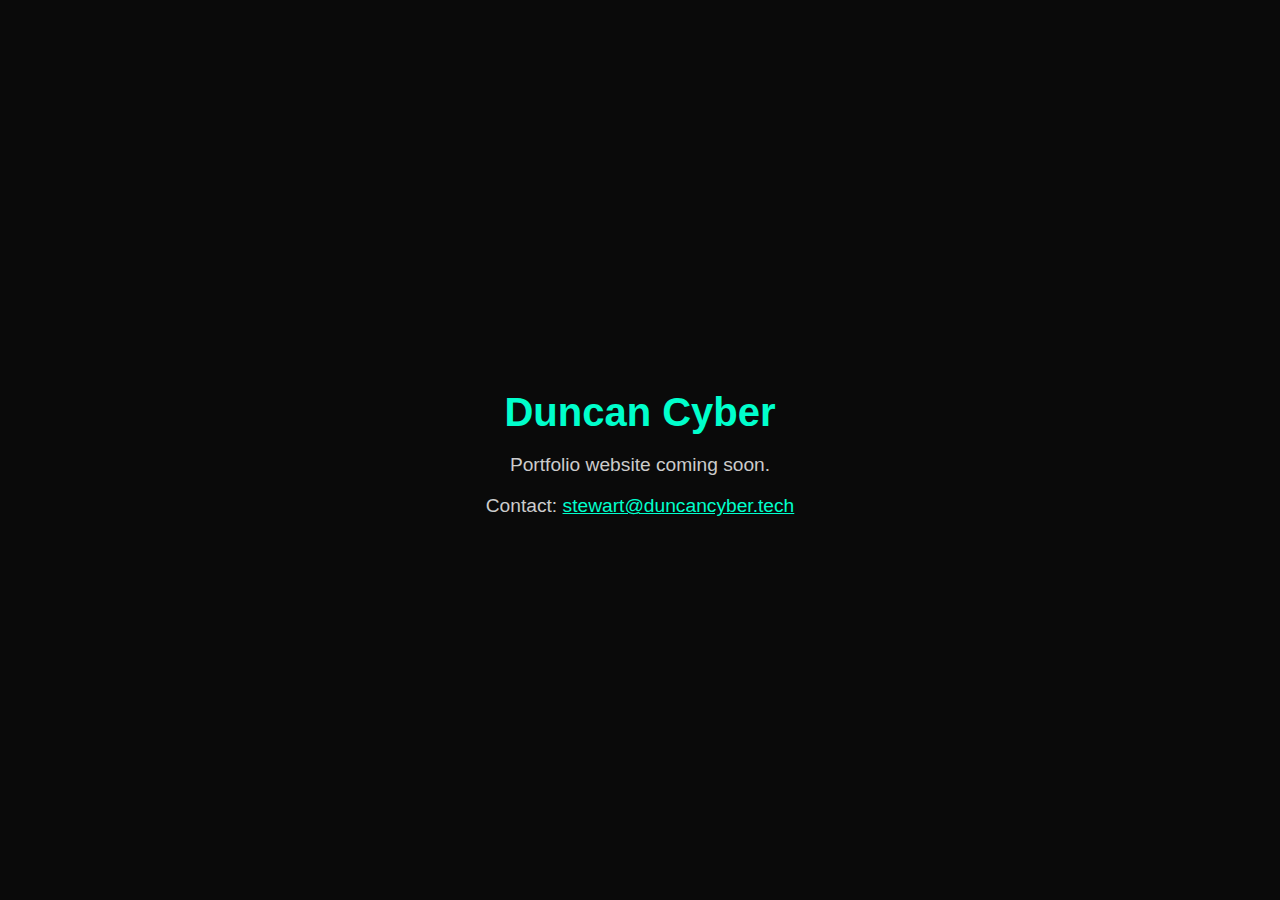
<file: index.html>
<!DOCTYPE html>
<html lang="en">
<head>
  <meta charset="UTF-8">
  <meta name="viewport" content="width=device-width, initial-scale=1.0">
  <title>Duncan Cyber</title>
  <style>
    body {
      font-family: Arial, sans-serif;
      background-color: #0a0a0a;
      color: #f2f2f2;
      display: flex;
      justify-content: center;
      align-items: center;
      height: 100vh;
      text-align: center;
      margin: 0;
    }
    h1 {
      font-size: 2.5rem;
      margin-bottom: 10px;
      color: #00ffcc;
    }
    p {
      font-size: 1.2rem;
      color: #cccccc;
    }
  </style>
</head>
<body>
  <div>
    <h1>Duncan Cyber</h1>
    <p>Portfolio website coming soon.</p>
    <p>Contact: <a href="mailto:stewart@duncancyber.tech" style="color:#00ffcc;">stewart@duncancyber.tech</a></p>
  </div>
</body>
</html>
</file>
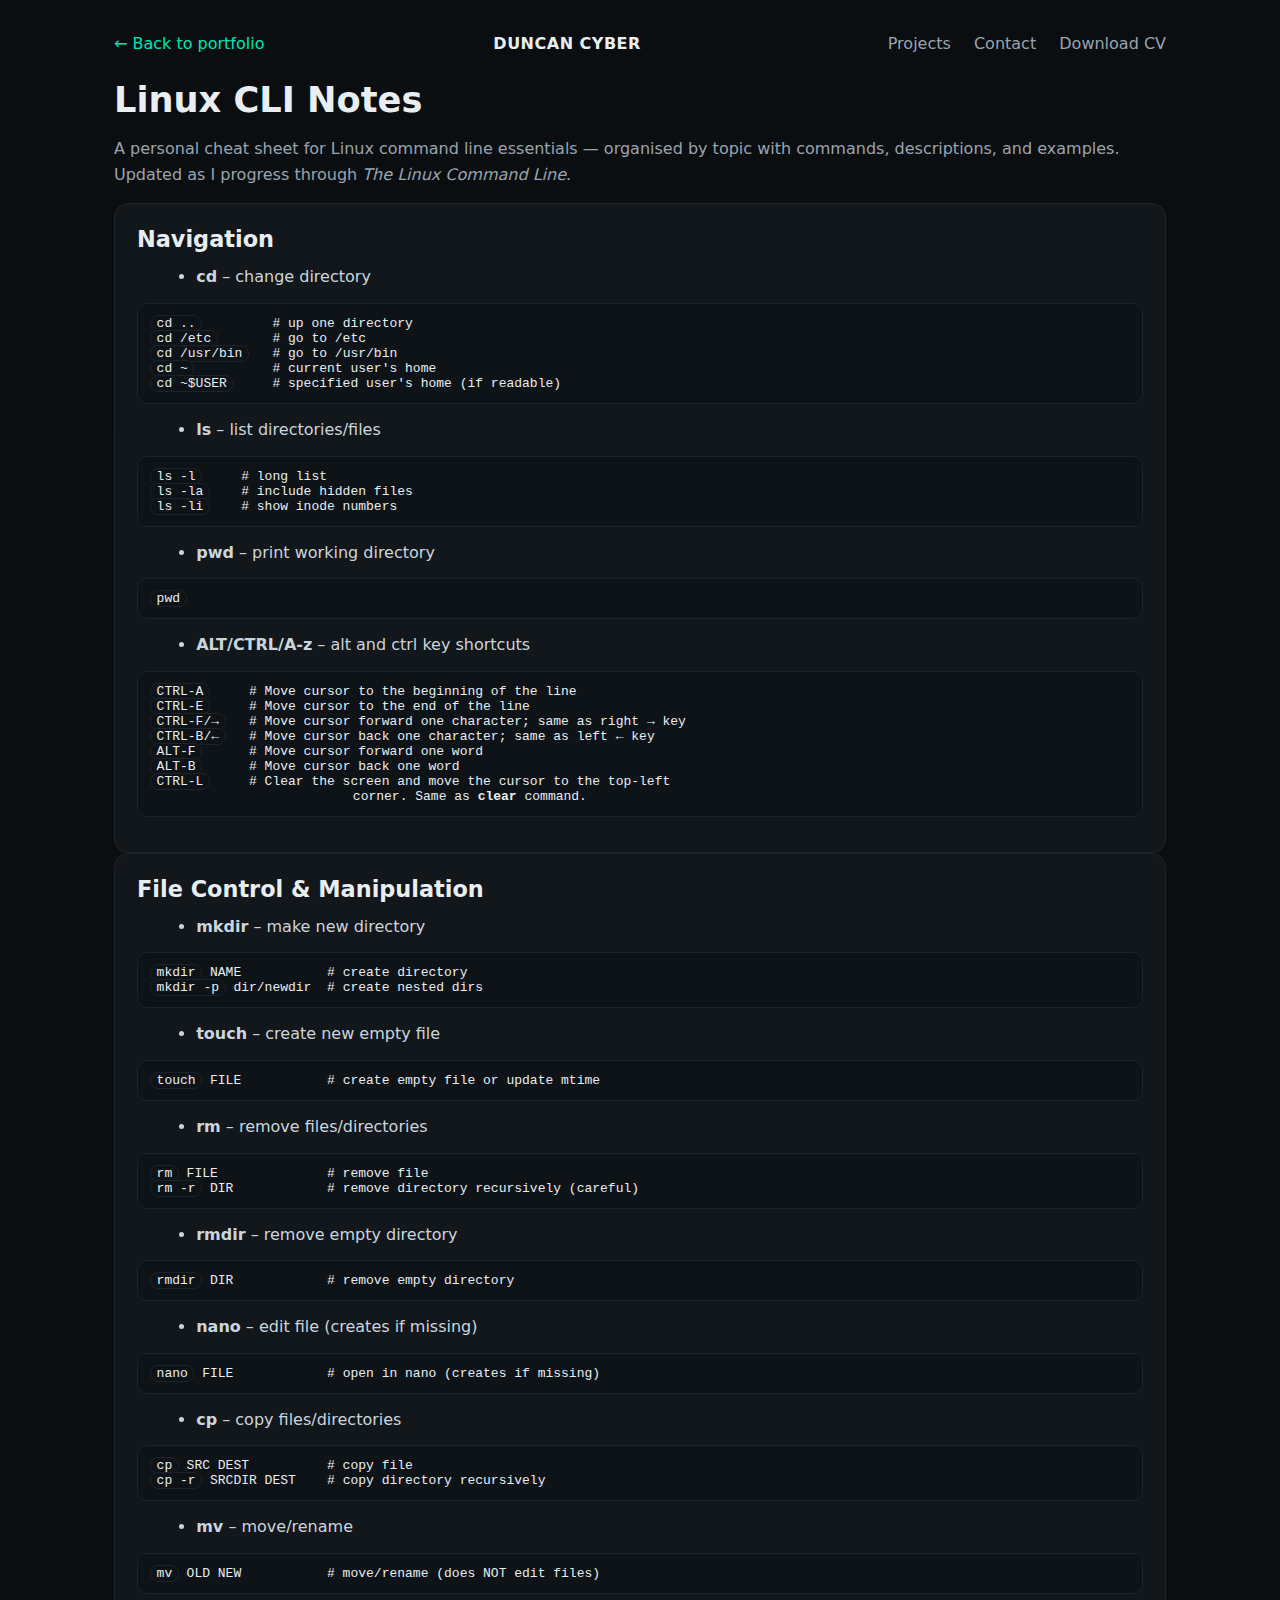
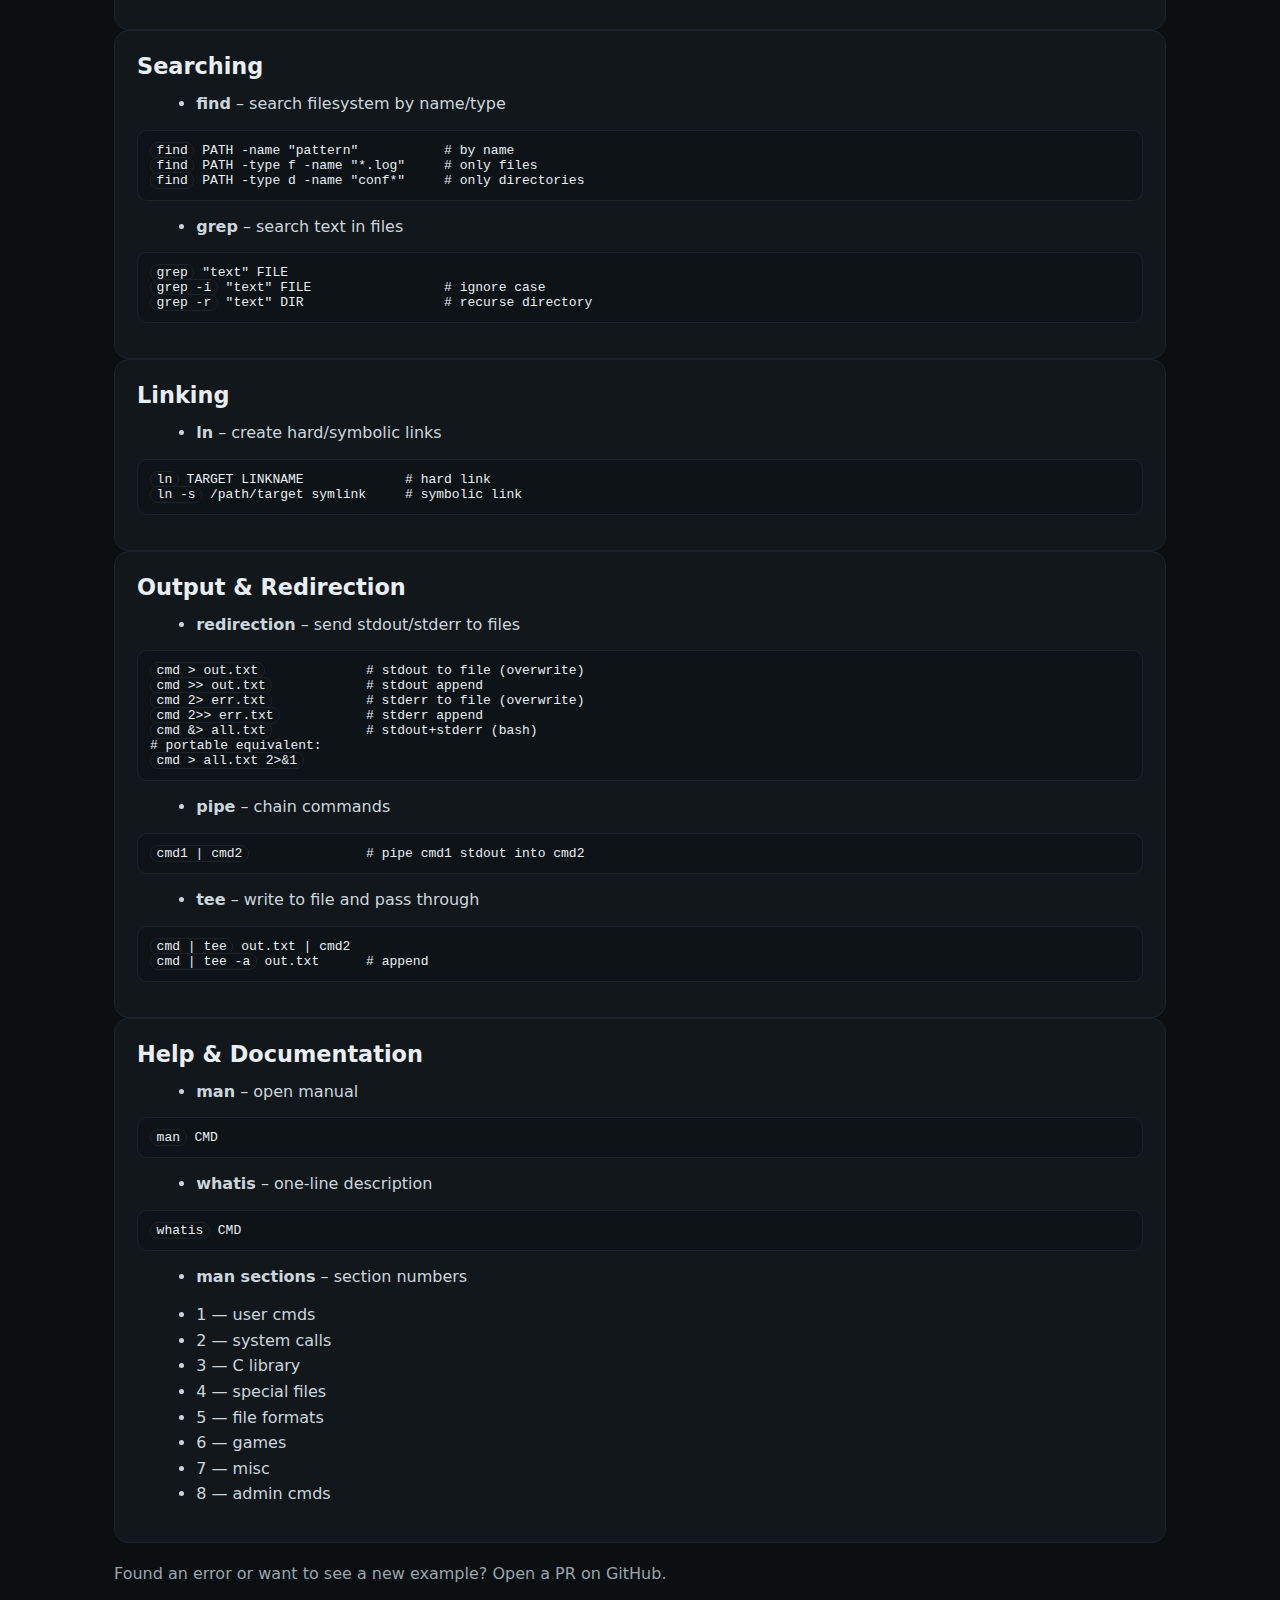
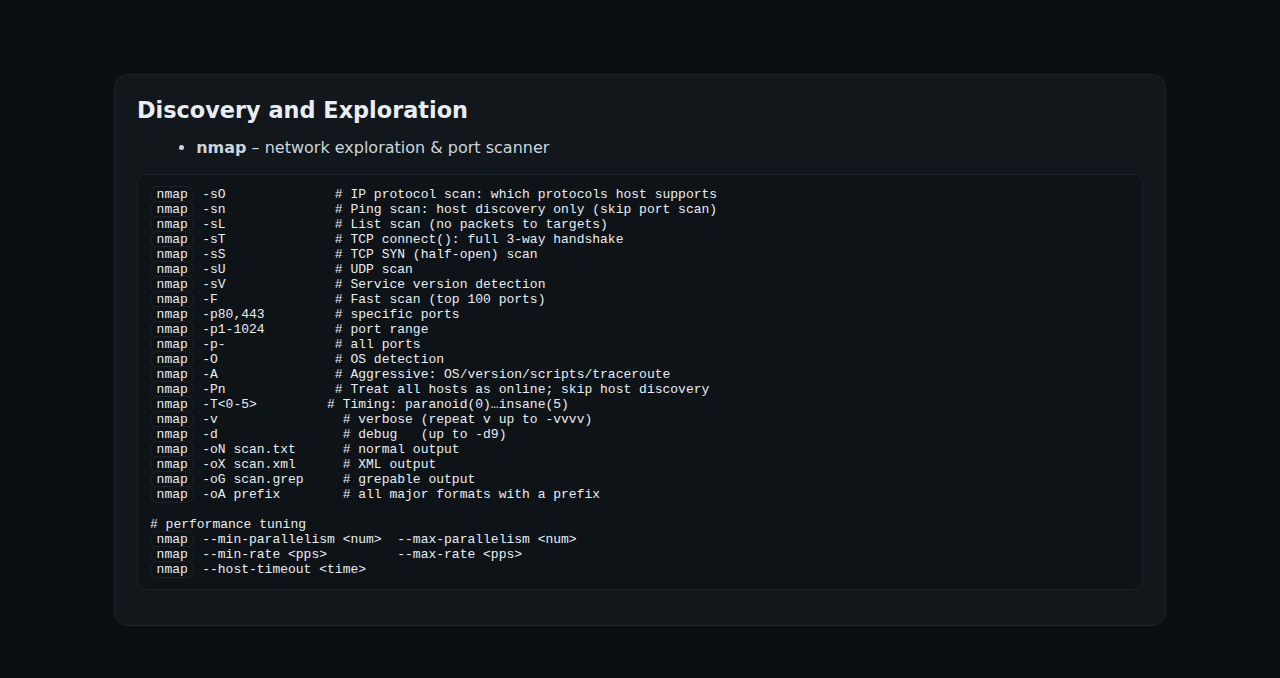
<file: linuxcli_gptedits.html>
<!DOCTYPE html>
<html lang="en">
<head>
  <link rel="stylesheet" href="styles.css">
  <meta charset="utf-8" />
  <meta name="viewport" content="width=device-width,initial-scale=1" />
  <link rel="icon" type="image/png" href="assets/neon_duncan_nobg.png">
  <title>Linux CLI Notes · Duncan Cyber</title>
  <link rel="icon" type="image/png" href="assets/neon_duncan_nobg.png">
  <meta name="description" content="Personal cheat sheet for Linux command line essentials." />
</head>
<body>
  <div class="wrap">
    <header>
      <div><a href="index.html">← Back to portfolio</a></div>
      <div class="brand">
        <a href="index.html"><span>DUNCAN CYBER</span></a>
      </div>
      <nav>
        <a href="index.html#projects">Projects</a>
        <a href="index.html#contact">Contact</a>
        <a href="assets/CV_SD_25.pdf" download>Download CV</a>
      </nav>
    </header>

    <h1>Linux CLI Notes</h1>
    <p class="muted">
      A personal cheat sheet for Linux command line essentials — organised by topic with commands,
      descriptions, and examples. Updated as I progress through <em>The Linux Command Line</em>.
    </p>

    <div class="card">
      <h2>Navigation</h2>
      <ul>
        <li><strong>cd</strong> – change directory</li>
      </ul>
<pre>
<code>cd ..</code>         # up one directory
<code>cd /etc</code>       # go to /etc
<code>cd /usr/bin</code>   # go to /usr/bin
<code>cd ~</code>          # current user's home
<code>cd ~&dollar;USER</code>     # specified user's home (if readable)
</pre>

      <ul>
        <li><strong>ls</strong> – list directories/files</li>
      </ul>
<pre>
<code>ls -l</code>     # long list
<code>ls -la</code>    # include hidden files
<code>ls -li</code>    # show inode numbers
</pre>

      <ul>
        <li><strong>pwd</strong> – print working directory</li>
      </ul>
<pre><code>pwd
</code></pre>
      <ul>
        <li><strong>ALT/CTRL/A-z</strong> – alt and ctrl key shortcuts</li>
      </ul>
<pre>
<code>CTRL-A</code>     # Move cursor to the beginning of the line
<code>CTRL-E</code>     # Move cursor to the end of the line
<code>CTRL-F/→</code>   # Move cursor forward one character; same as right → key
<code>CTRL-B/←</code>   # Move cursor back one character; same as left ← key
<code>ALT-F</code>      # Move cursor forward one word
<code>ALT-B</code>      # Move cursor back one word
<code>CTRL-L</code>     # Clear the screen and move the cursor to the top-left
                          corner. Same as <strong>clear</strong> command.
</pre>
    </div>

    <div class="card">
      <h2>File Control &amp; Manipulation</h2>
      <ul>
        <li><strong>mkdir</strong> – make new directory</li>
      </ul>
<pre>
<code>mkdir</code> NAME           # create directory
<code>mkdir -p</code> dir/newdir  # create nested dirs
</pre>

      <ul>
        <li><strong>touch</strong> – create new empty file</li>
      </ul>
<pre>
<code>touch</code> FILE           # create empty file or update mtime
</pre>

      <ul>
        <li><strong>rm</strong> – remove files/directories</li>
      </ul>
<pre>
<code>rm</code> FILE              # remove file
<code>rm -r</code> DIR            # remove directory recursively (careful)
</pre>

      <ul>
        <li><strong>rmdir</strong> – remove empty directory</li>
      </ul>
<pre>
<code>rmdir</code> DIR            # remove empty directory
</pre>

      <ul>
        <li><strong>nano</strong> – edit file (creates if missing)</li>
      </ul>
<pre>
<code>nano</code> FILE            # open in nano (creates if missing)
</pre>

      <ul>
        <li><strong>cp</strong> – copy files/directories</li>
      </ul>
<pre>
<code>cp</code> SRC DEST          # copy file
<code>cp -r</code> SRCDIR DEST    # copy directory recursively
</pre>

      <ul>
        <li><strong>mv</strong> – move/rename</li>
      </ul>
<pre>
<code>mv</code> OLD NEW           # move/rename (does NOT edit files)
</pre>
    </div>

    <!-- UPDATED: same format from here on -->

    <div class="card">
      <h2>Searching</h2>

      <ul>
        <li><strong>find</strong> – search filesystem by name/type</li>
      </ul>
<pre>
<code>find</code> PATH -name "pattern"           # by name
<code>find</code> PATH -type f -name "*.log"     # only files
<code>find</code> PATH -type d -name "conf*"     # only directories
</pre>

      <ul>
        <li><strong>grep</strong> – search text in files</li>
      </ul>
<pre>
<code>grep</code> "text" FILE
<code>grep -i</code> "text" FILE                 # ignore case
<code>grep -r</code> "text" DIR                  # recurse directory
</pre>
    </div>

    <div class="card">
      <h2>Linking</h2>

      <ul>
        <li><strong>ln</strong> – create hard/symbolic links</li>
      </ul>
<pre>
<code>ln</code> TARGET LINKNAME             # hard link
<code>ln -s</code> /path/target symlink     # symbolic link
</pre>
    </div>

    <div class="card">
      <h2>Output &amp; Redirection</h2>

      <ul>
        <li><strong>redirection</strong> – send stdout/stderr to files</li>
      </ul>
<pre>
<code>cmd &gt; out.txt</code>             # stdout to file (overwrite)
<code>cmd &gt;&gt; out.txt</code>            # stdout append
<code>cmd 2&gt; err.txt</code>            # stderr to file (overwrite)
<code>cmd 2&gt;&gt; err.txt</code>           # stderr append
<code>cmd &amp;&gt; all.txt</code>            # stdout+stderr (bash)
# portable equivalent:
<code>cmd &gt; all.txt 2&gt;&amp;1</code>
</pre>

      <ul>
        <li><strong>pipe</strong> – chain commands</li>
      </ul>
<pre>
<code>cmd1 | cmd2</code>               # pipe cmd1 stdout into cmd2
</pre>

      <ul>
        <li><strong>tee</strong> – write to file and pass through</li>
      </ul>
<pre>
<code>cmd | tee</code> out.txt | cmd2
<code>cmd | tee -a</code> out.txt      # append
</pre>
    </div>

    <div class="card">
      <h2>Help &amp; Documentation</h2>

      <ul>
        <li><strong>man</strong> – open manual</li>
      </ul>
<pre>
<code>man</code> CMD
</pre>

      <ul>
        <li><strong>whatis</strong> – one-line description</li>
      </ul>
<pre>
<code>whatis</code> CMD
</pre>

      <ul>
        <li><strong>man sections</strong> – section numbers</li>
      </ul>
      <ul class="muted">
        <li>1 — user cmds</li>
        <li>2 — system calls</li>
        <li>3 — C library</li>
        <li>4 — special files</li>
        <li>5 — file formats</li>
        <li>6 — games</li>
        <li>7 — misc</li>
        <li>8 — admin cmds</li>
      </ul>
    </div>

    <p class="muted" style="margin:18px 0 60px;">
      Found an error or want to see a new example? Open a PR on GitHub.
    </p>

    <section id="Exploitation">
      <div class="card">
        <h2>Discovery and Exploration</h2>

        <ul>
          <li><strong>nmap</strong> – network exploration &amp; port scanner</li>
        </ul>
<pre>
<code>nmap</code> -sO              # IP protocol scan: which protocols host supports
<code>nmap</code> -sn              # Ping scan: host discovery only (skip port scan)
<code>nmap</code> -sL              # List scan (no packets to targets)
<code>nmap</code> -sT              # TCP connect(): full 3-way handshake
<code>nmap</code> -sS              # TCP SYN (half-open) scan
<code>nmap</code> -sU              # UDP scan
<code>nmap</code> -sV              # Service version detection
<code>nmap</code> -F               # Fast scan (top 100 ports)
<code>nmap</code> -p80,443         # specific ports
<code>nmap</code> -p1-1024         # port range
<code>nmap</code> -p-              # all ports
<code>nmap</code> -O               # OS detection
<code>nmap</code> -A               # Aggressive: OS/version/scripts/traceroute
<code>nmap</code> -Pn              # Treat all hosts as online; skip host discovery
<code>nmap</code> -T&lt;0-5&gt;         # Timing: paranoid(0)…insane(5)
<code>nmap</code> -v                # verbose (repeat v up to -vvvv)
<code>nmap</code> -d                # debug   (up to -d9)
<code>nmap</code> -oN scan.txt      # normal output
<code>nmap</code> -oX scan.xml      # XML output
<code>nmap</code> -oG scan.grep     # grepable output
<code>nmap</code> -oA prefix        # all major formats with a prefix

# performance tuning
<code>nmap</code> --min-parallelism &lt;num&gt;  --max-parallelism &lt;num&gt;
<code>nmap</code> --min-rate &lt;pps&gt;         --max-rate &lt;pps&gt;
<code>nmap</code> --host-timeout &lt;time&gt;
</pre>
      </div>
    </section>

  </div>
</body>
</html>
</file>
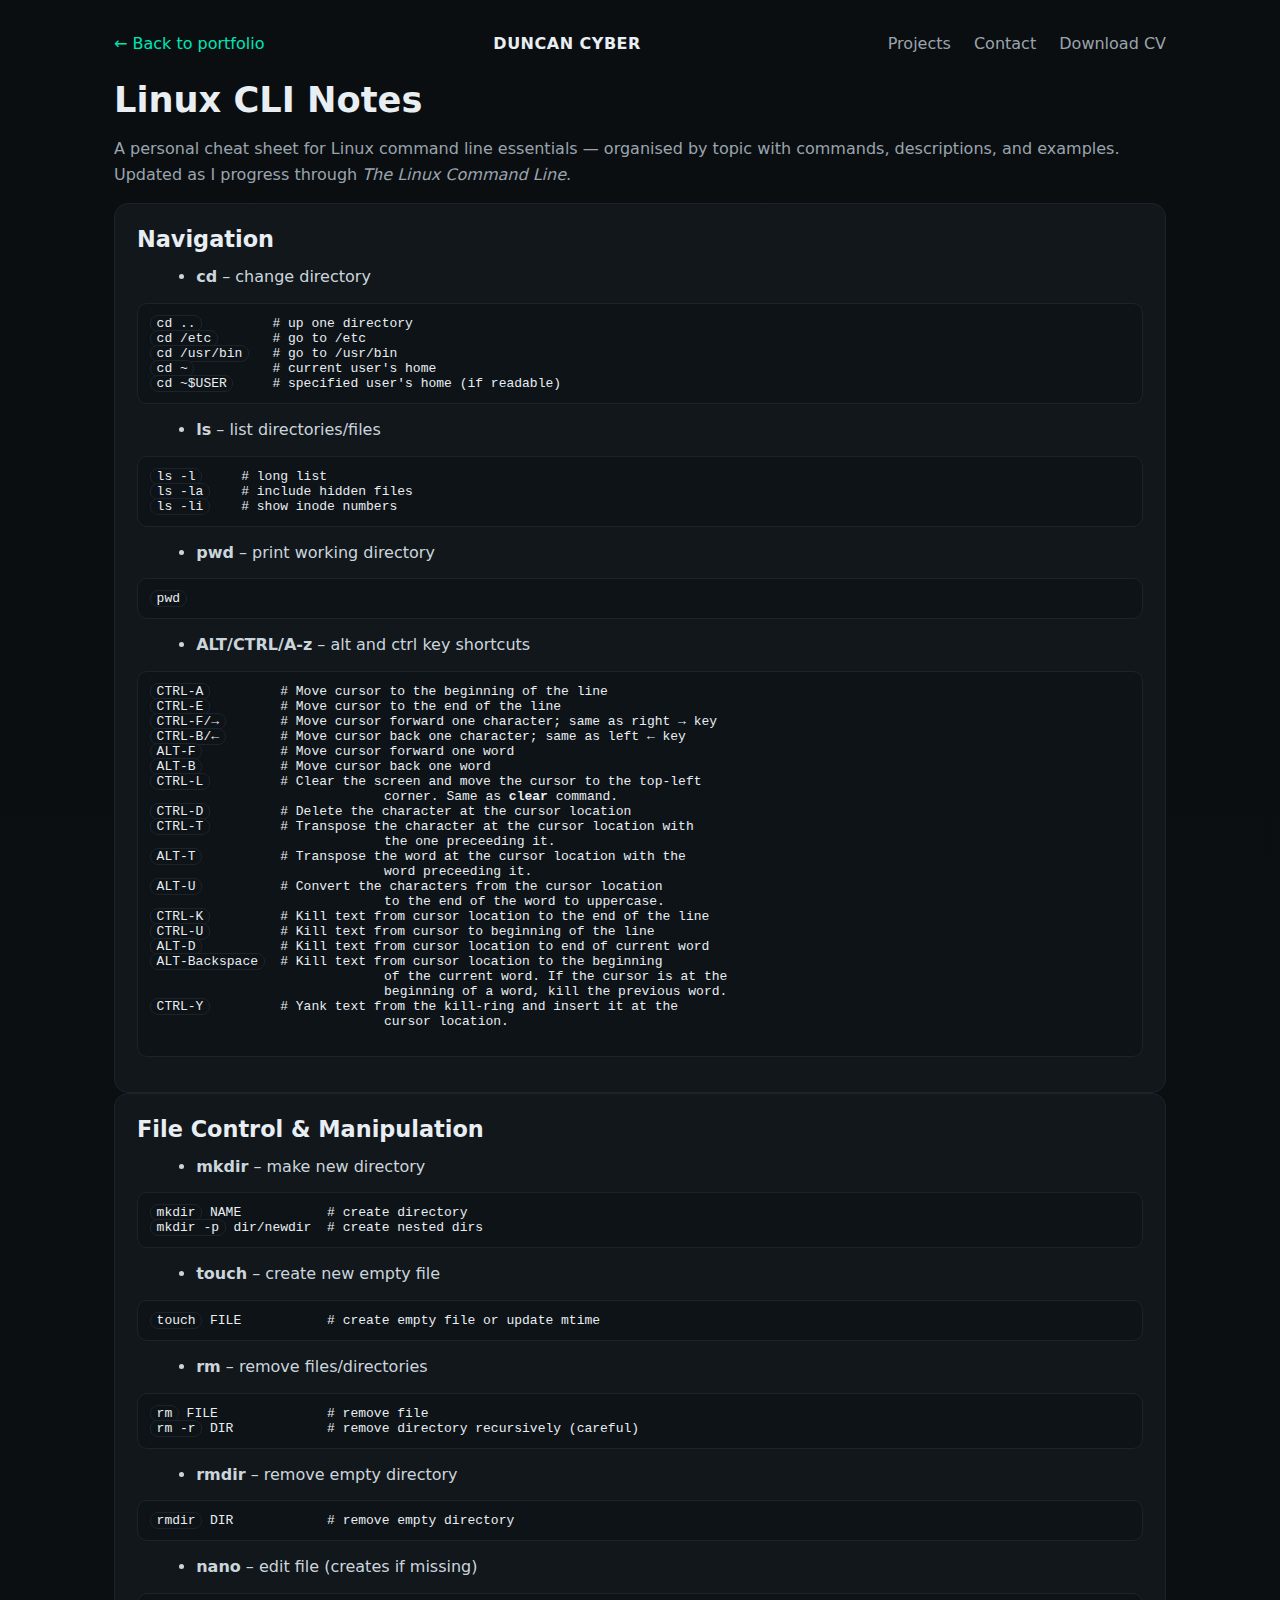
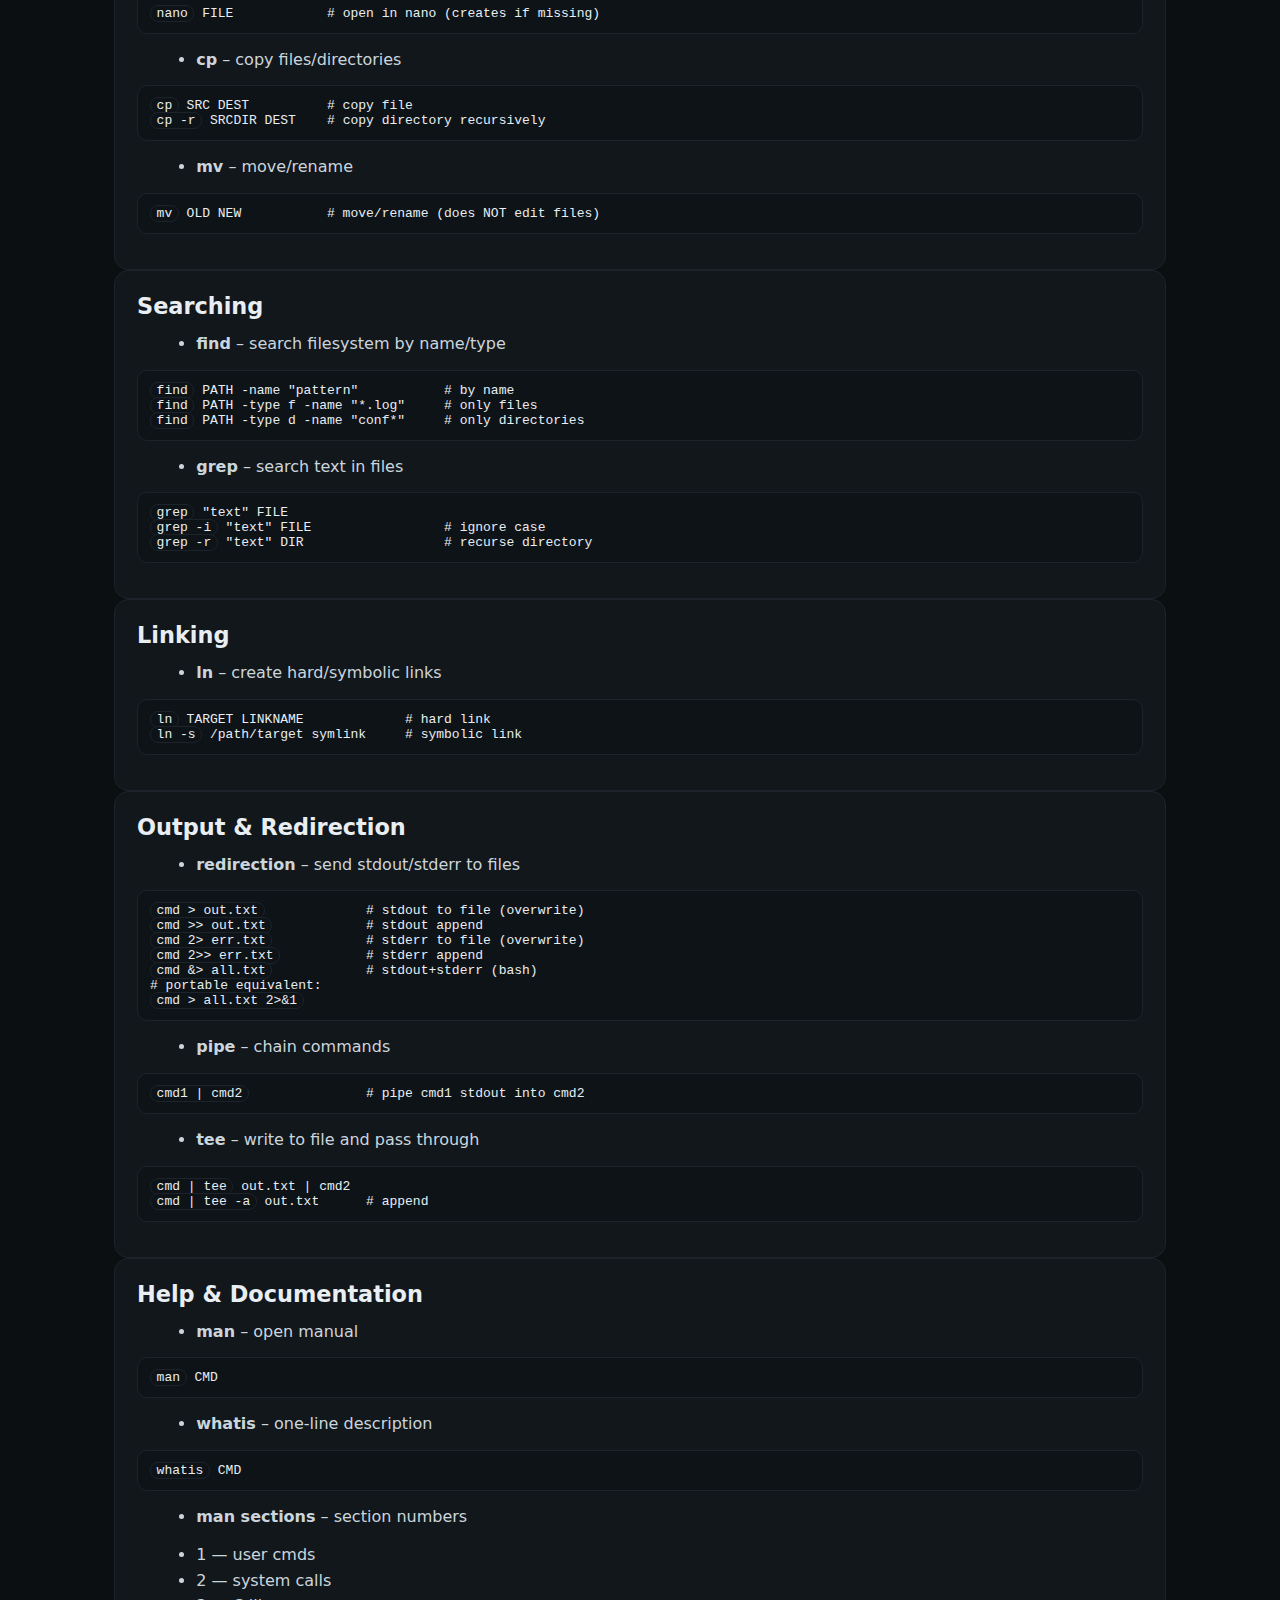
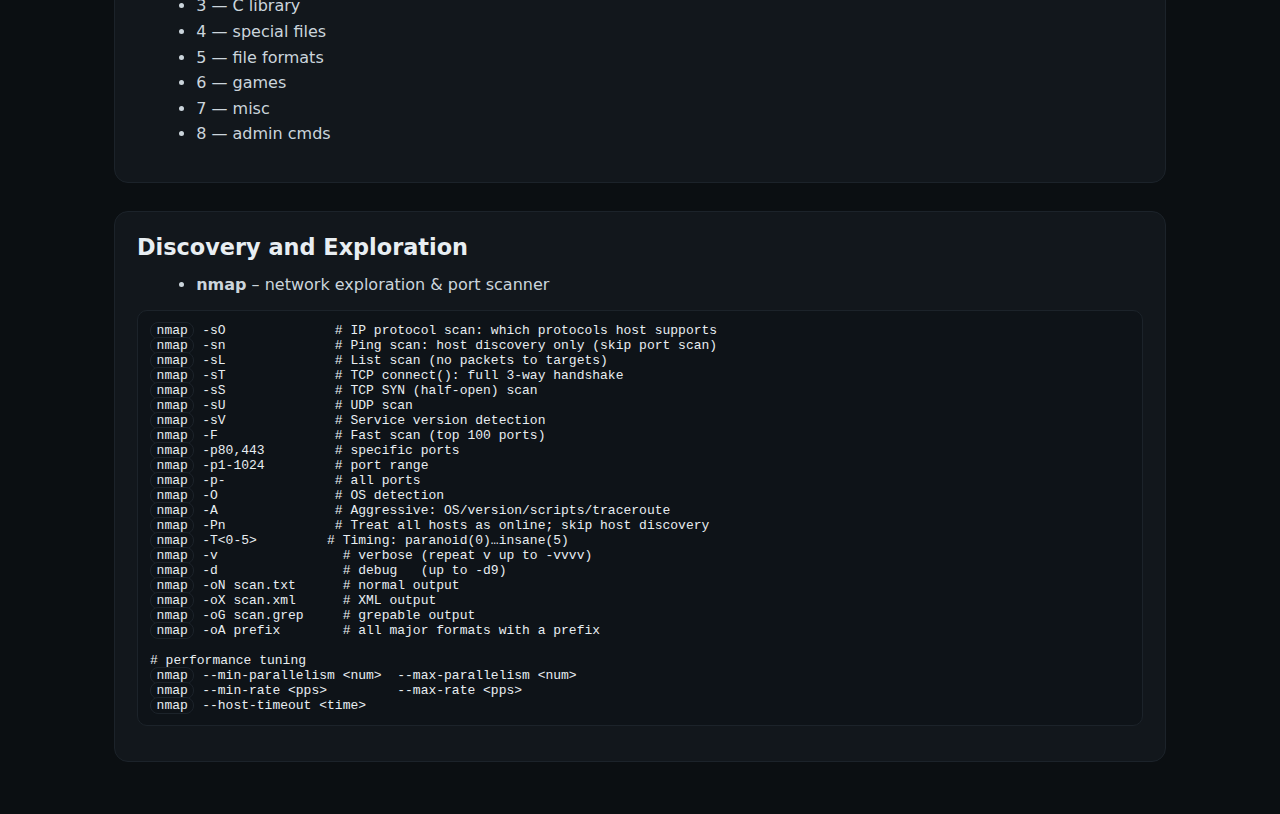
<file: htdocs/linuxcli.html>
<!DOCTYPE html>
<html lang="en">
<head>
  <link rel="stylesheet" href="styles.css">
  <meta charset="utf-8" />
  <meta name="viewport" content="width=device-width,initial-scale=1" />
  <link rel="icon" type="image/png" href="assets/neon_duncan_nobg.png">
  <title>Linux CLI Notes · Duncan Cyber</title>
  <link rel="icon" type="image/png" href="assets/neon_duncan_nobg.png">
  <meta name="description" content="Personal cheat sheet for Linux command line essentials." />
</head>
<body>
  <div class="wrap">
    <header class="site-header">
      <div><a href="index.html">← Back to portfolio</a></div>
      <div class="header-left">
      <div class="brand">
        <a href="index.html"><span>DUNCAN CYBER</span></a>
      </div>
      </div>
      <nav>
        <a href="index.html#projects">Projects</a>
        <a href="index.html#contact">Contact</a>
        <a href="assets/CV_SD_25.pdff" download>Download CV</a>
      </nav>
    </header>

    <h1>Linux CLI Notes</h1>
    <p class="muted">
      A personal cheat sheet for Linux command line essentials — organised by topic with commands,
      descriptions, and examples. Updated as I progress through <em>The Linux Command Line</em>.
    </p>

    <div class="card">
      <h2>Navigation</h2>
      <ul>
        <li><strong>cd</strong> – change directory</li>
      </ul>
<pre>
<code>cd ..</code>         # up one directory
<code>cd /etc</code>       # go to /etc
<code>cd /usr/bin</code>   # go to /usr/bin
<code>cd ~</code>          # current user's home
<code>cd ~&dollar;USER</code>     # specified user's home (if readable)
</pre>

      <ul>
        <li><strong>ls</strong> – list directories/files</li>
      </ul>
<pre>
<code>ls -l</code>     # long list
<code>ls -la</code>    # include hidden files
<code>ls -li</code>    # show inode numbers
</pre>

      <ul>
        <li><strong>pwd</strong> – print working directory</li>
      </ul>
<pre><code>pwd
</code></pre>
      <ul>
        <li><strong>ALT/CTRL/A-z</strong> – alt and ctrl key shortcuts</li>
      </ul>
<pre>
<code>CTRL-A</code>         # Move cursor to the beginning of the line
<code>CTRL-E</code>         # Move cursor to the end of the line
<code>CTRL-F/→</code>       # Move cursor forward one character; same as right → key
<code>CTRL-B/←</code>       # Move cursor back one character; same as left ← key
<code>ALT-F</code>          # Move cursor forward one word
<code>ALT-B</code>          # Move cursor back one word
<code>CTRL-L</code>         # Clear the screen and move the cursor to the top-left
                              corner. Same as <strong>clear</strong> command.
<code>CTRL-D</code>         # Delete the character at the cursor location 
<code>CTRL-T</code>         # Transpose the character at the cursor location with 
                              the one preceeding it.
<code>ALT-T</code>          # Transpose the word at the cursor location with the 
                              word preceeding it.
<code>ALT-U</code>          # Convert the characters from the cursor location 
                              to the end of the word to uppercase.
<code>CTRL-K</code>         # Kill text from cursor location to the end of the line
<code>CTRL-U</code>         # Kill text from cursor to beginning of the line
<code>ALT-D</code>          # Kill text from cursor location to end of current word
<code>ALT-Backspace</code>  # Kill text from cursor location to the beginning 
                              of the current word. If the cursor is at the 
                              beginning of a word, kill the previous word.
<code>CTRL-Y</code>         # Yank text from the kill-ring and insert it at the
                              cursor location.

</pre>
    </div>

    <div class="card">
      <h2>File Control &amp; Manipulation</h2>
      <ul>
        <li><strong>mkdir</strong> – make new directory</li>
      </ul>
<pre>
<code>mkdir</code> NAME           # create directory
<code>mkdir -p</code> dir/newdir  # create nested dirs
</pre>

      <ul>
        <li><strong>touch</strong> – create new empty file</li>
      </ul>
<pre>
<code>touch</code> FILE           # create empty file or update mtime
</pre>

      <ul>
        <li><strong>rm</strong> – remove files/directories</li>
      </ul>
<pre>
<code>rm</code> FILE              # remove file
<code>rm -r</code> DIR            # remove directory recursively (careful)
</pre>

      <ul>
        <li><strong>rmdir</strong> – remove empty directory</li>
      </ul>
<pre>
<code>rmdir</code> DIR            # remove empty directory
</pre>

      <ul>
        <li><strong>nano</strong> – edit file (creates if missing)</li>
      </ul>
<pre>
<code>nano</code> FILE            # open in nano (creates if missing)
</pre>

      <ul>
        <li><strong>cp</strong> – copy files/directories</li>
      </ul>
<pre>
<code>cp</code> SRC DEST          # copy file
<code>cp -r</code> SRCDIR DEST    # copy directory recursively
</pre>

      <ul>
        <li><strong>mv</strong> – move/rename</li>
      </ul>
<pre>
<code>mv</code> OLD NEW           # move/rename (does NOT edit files)
</pre>
    </div>

    <div class="card">
      <h2>Searching</h2>

      <ul>
        <li><strong>find</strong> – search filesystem by name/type</li>
      </ul>
<pre>
<code>find</code> PATH -name "pattern"           # by name
<code>find</code> PATH -type f -name "*.log"     # only files
<code>find</code> PATH -type d -name "conf*"     # only directories
</pre>

      <ul>
        <li><strong>grep</strong> – search text in files</li>
      </ul>
<pre>
<code>grep</code> "text" FILE
<code>grep -i</code> "text" FILE                 # ignore case
<code>grep -r</code> "text" DIR                  # recurse directory
</pre>
    </div>

    <div class="card">
      <h2>Linking</h2>

      <ul>
        <li><strong>ln</strong> – create hard/symbolic links</li>
      </ul>
<pre>
<code>ln</code> TARGET LINKNAME             # hard link
<code>ln -s</code> /path/target symlink     # symbolic link
</pre>
    </div>

    <div class="card">
      <h2>Output &amp; Redirection</h2>

      <ul>
        <li><strong>redirection</strong> – send stdout/stderr to files</li>
      </ul>
<pre>
<code>cmd &gt; out.txt</code>             # stdout to file (overwrite)
<code>cmd &gt;&gt; out.txt</code>            # stdout append
<code>cmd 2&gt; err.txt</code>            # stderr to file (overwrite)
<code>cmd 2&gt;&gt; err.txt</code>           # stderr append
<code>cmd &amp;&gt; all.txt</code>            # stdout+stderr (bash)
# portable equivalent:
<code>cmd &gt; all.txt 2&gt;&amp;1</code>
</pre>

      <ul>
        <li><strong>pipe</strong> – chain commands</li>
      </ul>
<pre>
<code>cmd1 | cmd2</code>               # pipe cmd1 stdout into cmd2
</pre>

      <ul>
        <li><strong>tee</strong> – write to file and pass through</li>
      </ul>
<pre>
<code>cmd | tee</code> out.txt | cmd2
<code>cmd | tee -a</code> out.txt      # append
</pre>
    </div>

    <div class="card">
      <h2>Help &amp; Documentation</h2>

      <ul>
        <li><strong>man</strong> – open manual</li>
      </ul>
<pre>
<code>man</code> CMD
</pre>

      <ul>
        <li><strong>whatis</strong> – one-line description</li>
      </ul>
<pre>
<code>whatis</code> CMD
</pre>

      <ul>
        <li><strong>man sections</strong> – section numbers</li>
      </ul>
      <ul class="muted">
        <li>1 — user cmds</li>
        <li>2 — system calls</li>
        <li>3 — C library</li>
        <li>4 — special files</li>
        <li>5 — file formats</li>
        <li>6 — games</li>
        <li>7 — misc</li>
        <li>8 — admin cmds</li>
      </ul>
    </div>

    <!--<p class="muted" style="margin:18px 0 60px;">
      Found an error or want to see a new example? Open a PR on GitHub.
    </p>-->

    <section id="Exploitation">
      <div class="card">
        <h2>Discovery and Exploration</h2>

        <ul>
          <li><strong>nmap</strong> – network exploration &amp; port scanner</li>
        </ul>
<pre>
<code>nmap</code> -sO              # IP protocol scan: which protocols host supports
<code>nmap</code> -sn              # Ping scan: host discovery only (skip port scan)
<code>nmap</code> -sL              # List scan (no packets to targets)
<code>nmap</code> -sT              # TCP connect(): full 3-way handshake
<code>nmap</code> -sS              # TCP SYN (half-open) scan
<code>nmap</code> -sU              # UDP scan
<code>nmap</code> -sV              # Service version detection
<code>nmap</code> -F               # Fast scan (top 100 ports)
<code>nmap</code> -p80,443         # specific ports
<code>nmap</code> -p1-1024         # port range
<code>nmap</code> -p-              # all ports
<code>nmap</code> -O               # OS detection
<code>nmap</code> -A               # Aggressive: OS/version/scripts/traceroute
<code>nmap</code> -Pn              # Treat all hosts as online; skip host discovery
<code>nmap</code> -T&lt;0-5&gt;         # Timing: paranoid(0)…insane(5)
<code>nmap</code> -v                # verbose (repeat v up to -vvvv)
<code>nmap</code> -d                # debug   (up to -d9)
<code>nmap</code> -oN scan.txt      # normal output
<code>nmap</code> -oX scan.xml      # XML output
<code>nmap</code> -oG scan.grep     # grepable output
<code>nmap</code> -oA prefix        # all major formats with a prefix

# performance tuning
<code>nmap</code> --min-parallelism &lt;num&gt;  --max-parallelism &lt;num&gt;
<code>nmap</code> --min-rate &lt;pps&gt;         --max-rate &lt;pps&gt;
<code>nmap</code> --host-timeout &lt;time&gt;
</pre>
      </div>
    </section>

  </div>
</body>
</html>
</file>
<file: styles.css>
:root {
    --bg: #0b0f12;
    --card: #12171c;
    --muted: #9aa4ad;
    --text: #e8eef2;
    --accent: #00e5b5;
    --accent-2: #64ffda;
    --border: #1c232a;
}

* {
    box-sizing: border-box
}

body {
    margin: 0;
    font-family: system-ui, -apple-system, Segoe UI, Roboto, Inter, Arial, sans-serif;
    background: linear-gradient(180deg, #0a0e11, #0b0f12 30%, #0b0f12 100%);
    color: var(--text)
}

a {
    color: var(--accent);
    text-decoration: none
}

a:hover {
    text-decoration: underline
}

span {
    color: var(--text)
}

.wrap {
    max-width: 1100px;
    margin: 0 auto;
    padding: 24px
}

header {
    display: flex;
    align-items: center;
    justify-content: space-between;
    gap: 16px;
    padding: 10px 0 22px
}

.brand {
    font-weight: 700;
    letter-spacing: .5px
}


nav a {
    margin-left: 18px;
    color: var(--muted)
}

nav a:hover {
    color: var(--text)
}

.navbar {
    display: flex;
    justify-content: space-between;
    align-items: center;
    padding: 10px 20px;
}

.hero {
    display: grid;
    grid-template-columns: 1.1fr .9fr;
    gap: 28px;
    padding: 36px 0 14px
}

.card {
    background: var(--card);
    border: 1px solid var(--border);
    border-radius: 14px;
    padding: 22px
}

.tag {
    font-size: .85rem;
    color: var(--accent-2)
}

h1 {
    margin: .3rem 0 0;
    font-size: 2.2rem;
    line-height: 1.15
}

p.lead {
    color: var(--muted);
    margin: 12px 0 18px
}

.row {
    display: flex;
    gap: 12px;
    flex-wrap: wrap
}

.btn {
    display: inline-flex;
    align-items: center;
    gap: 8px;
    padding: 10px 14px;
    border-radius: 10px;
    border: 1px solid var(--border);
    background: #0e1318;
    color: var(--text)
}

.btn:hover {
    border-color: #23303a
}

.btn.accent {
    background: var(--accent);
    color: #041b16;
    border-color: transparent;
    font-weight: 600
}

section {
    padding: 28px 0
}

h2 {
    font-size: 1.4rem;
    margin: 0 0 12px
}

.grid {
    display: grid;
    grid-template-columns: repeat(auto-fit, minmax(260px, 1fr));
    gap: 16px
}

.project h3 {
    margin: .4rem 0 .3rem;
    font-size: 1.05rem
}

.project p {
    margin: .1rem 0 .4rem;
    color: var(--muted);
    font-size: .95rem
}

.project .meta {
    font-size: .85rem;
    color: #b6c2cb
}

form {
    display: grid;
    gap: 10px;
    max-width: 520px
}

input,
textarea {
    width: 100%;
    padding: 12px 13px;
    border-radius: 10px;
    border: 1px solid var(--border);
    background: #0e1318;
    color: var(--text)
}

textarea {
    min-height: 130px;
    resize: vertical
}

.footer {
    color: #7d8891;
    font-size: .9rem;
    padding: 26px 0 10px;
    text-align: center
}

.ok {
    color: #a0f0c5
}

.err {
    color: #ffb3b3
}

p,li{
    color:#cbd5dc;line-height:1.6
}

code{
    background:#0e1318;border:1px solid var(--border);border-radius:8px;padding:0 .35rem;
}

pre{
    background:#0e1318;border:1px solid var(--border);border-radius:10px;padding:12px;overflow:auto;
}

ul{
    margin:.4rem 0 .8rem 1.2rem
}

.muted{
    color:var(--muted)
}

/* TryHackMe badge */
.thm-wrap { /* if this sits in a flex/grid column, allow it to shrink */
  min-width: 0;
}

.thm-badge {
  display: block;      /* removes the baseline gap under inline iframes */
  width: 428px;        /* badge’s natural size */
  height: 86px;        /* prevents the big blank space/scrollbar */
  border: 0;           /* no border */
  overflow: hidden;    /* hide any tiny internal scrollbars just in case */
}

@media (max-width:880px) {
    .hero {
        grid-template-columns: 1fr
    }
    .thm-wrap {
    width: 100%;
    height: calc(86px * (100vw / 428));
    overflow: hidden;
    position: relative;
    }
    .thm-badge {
    position: absolute;
    top: 0; left: 0;
    width: 428px; height: 86px;
    transform-origin: top left;
    transform: scale(calc(100vw / 428));
    }
}
</file>
<file: htdocs/styles.css>
:root {
    --bg: #0b0f12;
    --card: #12171c;
    --muted: #9aa4ad;
    --text: #e8eef2;
    --accent: #00e5b5;
    --accent-2: #64ffda;
    --border: #1c232a;
}

* {
    box-sizing: border-box
}

body {
    margin: 0;
    font-family: system-ui, -apple-system, Segoe UI, Roboto, Inter, Arial, sans-serif;
    background: linear-gradient(180deg, #0a0e11, #0b0f12 30%, #0b0f12 100%);
    color: var(--text)
}

a {
    color: var(--accent);
    text-decoration: none
}

a:hover {
    text-decoration: underline
}

span {
    color: var(--text)
}

.wrap {
    max-width: 1100px;
    margin: 0 auto;
    padding: 24px
}

header {
    display: flex;
    align-items: center;
    justify-content: space-between;
    gap: 16px;
    padding: 10px 0 22px
}

.brand {
    font-weight: 700;
    letter-spacing: .5px
}


nav a {
    margin-left: 18px;
    color: var(--muted)
}

nav a:hover {
    color: var(--text)
}

.navbar {
    display: flex;
    justify-content: space-between;
    align-items: center;
    padding: 10px 20px;
}

.hero {
    display: grid;
    grid-template-columns: 1.1fr .9fr;
    gap: 28px;
    padding: 36px 0 14px
}

.card {
    background: var(--card);
    border: 1px solid var(--border);
    border-radius: 14px;
    padding: 22px
}

.tag {
    font-size: .85rem;
    color: var(--accent-2)
}

h1 {
    margin: .3rem 0 0;
    font-size: 2.2rem;
    line-height: 1.15
}

p.lead {
    color: var(--muted);
    margin: 12px 0 18px
}

.row {
    display: flex;
    gap: 12px;
    flex-wrap: wrap
}

.btn {
    display: inline-flex;
    align-items: center;
    gap: 8px;
    padding: 10px 14px;
    border-radius: 10px;
    border: 1px solid var(--border);
    background: #0e1318;
    color: var(--text)
}

.btn:hover {
    border-color: #23303a
}

.btn.accent {
    background: var(--accent);
    color: #041b16;
    border-color: transparent;
    font-weight: 600
}

section {
    padding: 28px 0
}

h2 {
    font-size: 1.4rem;
    margin: 0 0 12px
}

.grid {
    display: grid;
    grid-template-columns: repeat(auto-fit, minmax(260px, 1fr));
    gap: 16px
}

.project h3 {
    margin: .4rem 0 .3rem;
    font-size: 1.05rem
}

.project p {
    margin: .1rem 0 .4rem;
    color: var(--muted);
    font-size: .95rem
}

.project .meta {
    font-size: .85rem;
    color: #b6c2cb
}

form {
    display: grid;
    gap: 10px;
    max-width: 520px
}

input,
textarea {
    width: 100%;
    padding: 12px 13px;
    border-radius: 10px;
    border: 1px solid var(--border);
    background: #0e1318;
    color: var(--text)
}

textarea {
    min-height: 130px;
    resize: vertical
}

.footer {
    color: #7d8891;
    font-size: .9rem;
    padding: 26px 0 10px;
    text-align: center
}

.ok {
    color: #a0f0c5
}

.err {
    color: #ffb3b3
}

p,li{
    color:#cbd5dc;line-height:1.6
}

code{
    background:#0e1318;border:1px solid var(--border);border-radius:8px;padding:0 .35rem;
}

pre{
    background:#0e1318;border:1px solid var(--border);border-radius:10px;padding:12px;overflow:auto;
}

ul{
    margin:.4rem 0 .8rem 1.2rem
}

.muted{
    color:var(--muted)
}

/* TryHackMe badge */
.thm-wrap { /* if this sits in a flex/grid column, allow it to shrink */
  min-width: 0;
}

.thm-badge {
  display: block;      /* removes the baseline gap under inline iframes */
  width: 428px;        /* badge’s natural size */
  height: 86px;        /* prevents the big blank space/scrollbar */
  border: 0;           /* no border */
  overflow: hidden;    /* hide any tiny internal scrollbars just in case */
}

@media (max-width:880px) {
    .hero {
        grid-template-columns: 1fr
    }
    .thm-wrap {
    width: 100%;
    height: calc(86px * (100vw / 428));
    overflow: hidden;
    position: relative;
    }
    .thm-badge {
    position: absolute;
    top: 0; left: 0;
    width: 428px; height: 86px;
    transform-origin: top left;
    transform: scale(calc(100vw / 428));
    }
}
</file>
